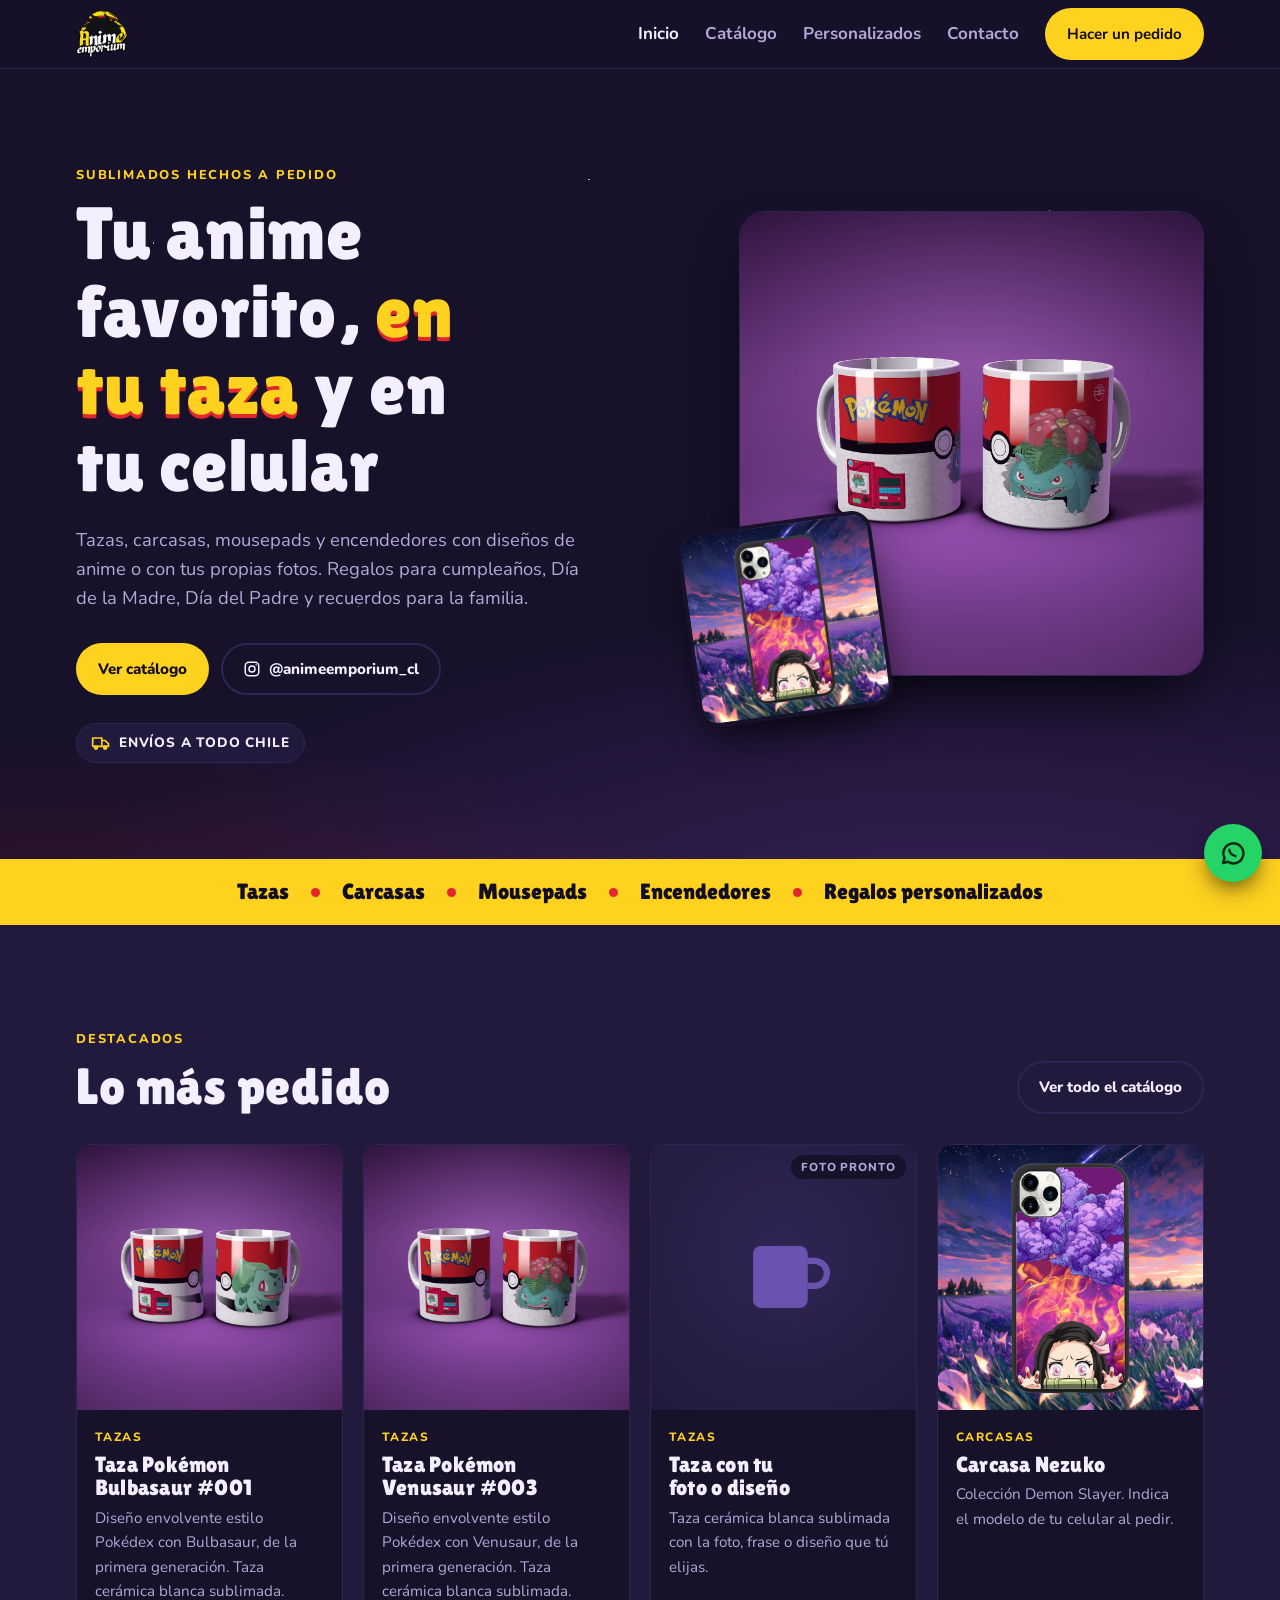
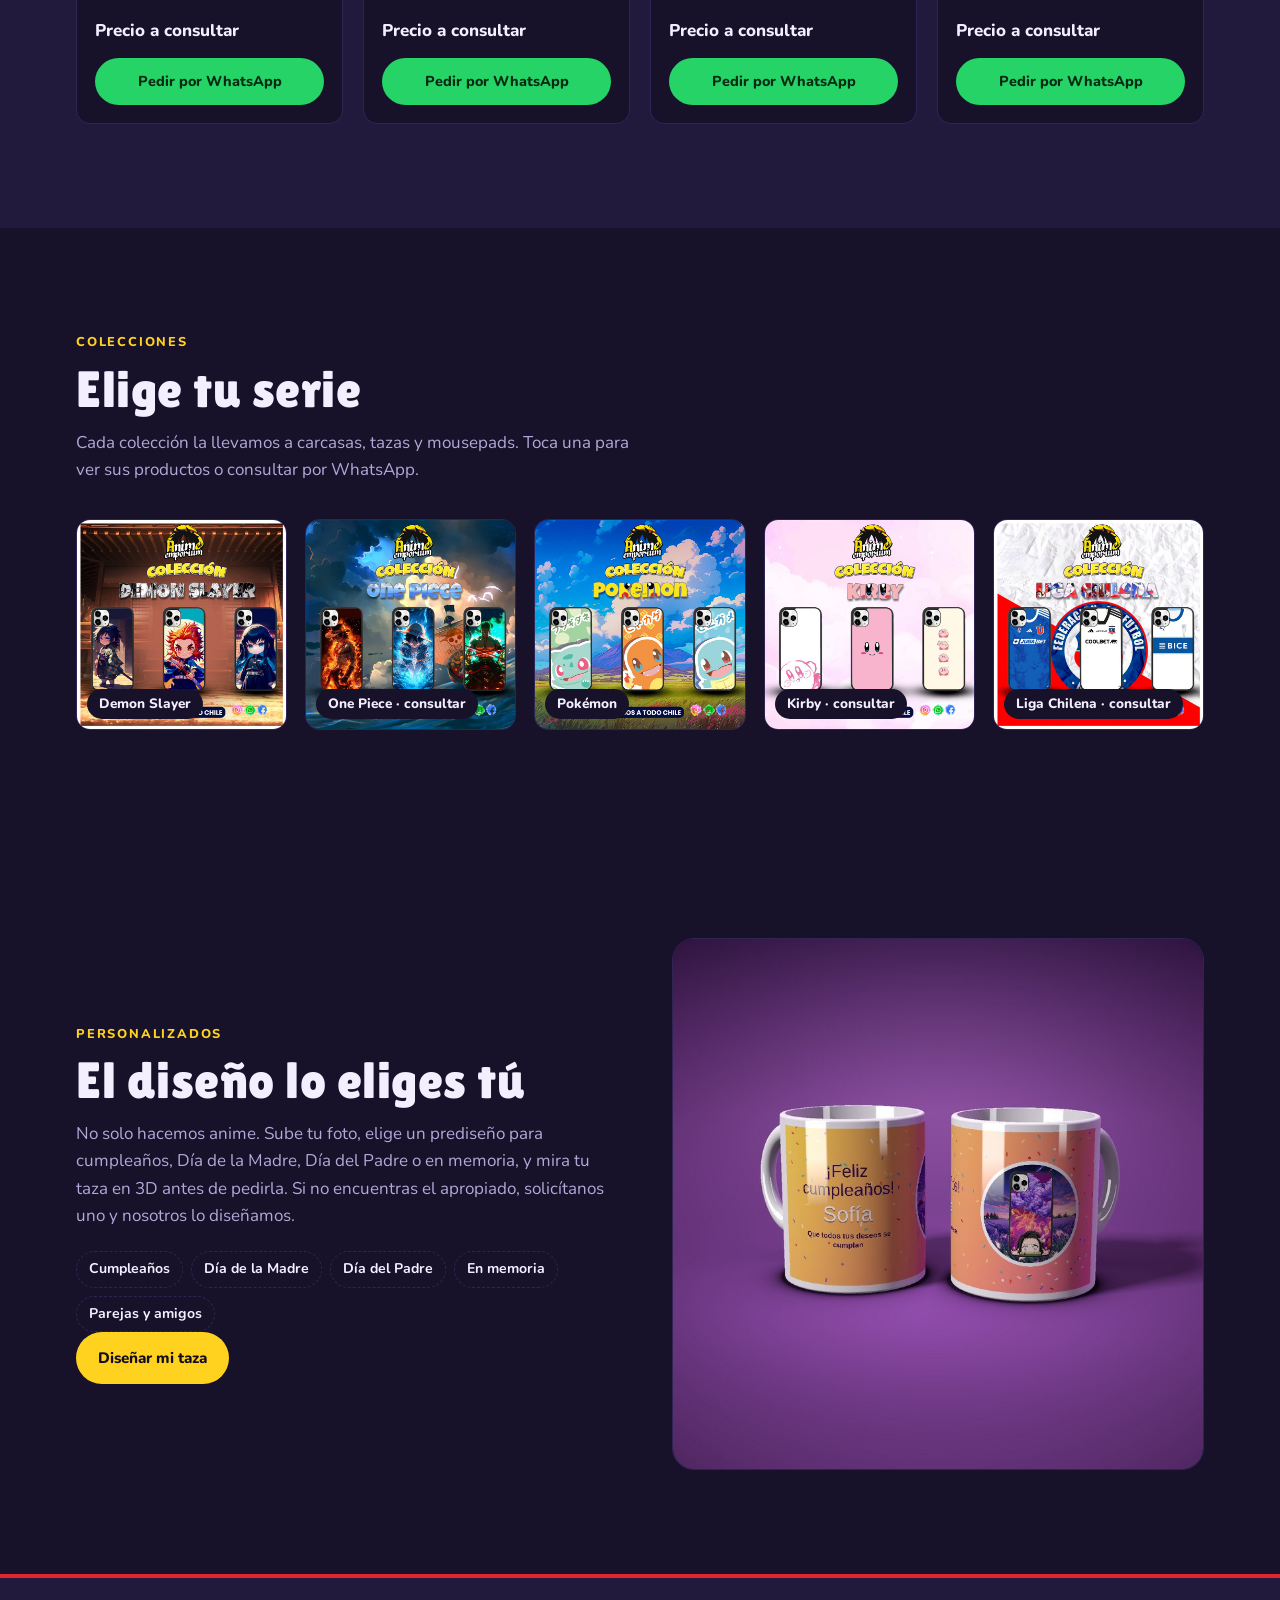
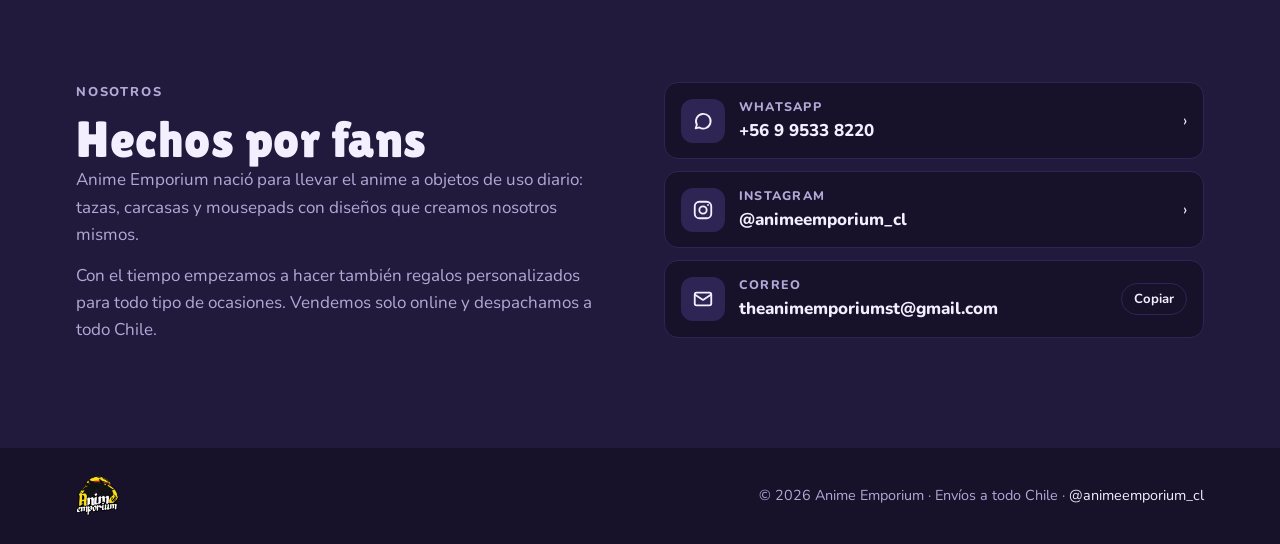
<file: index.html>
<!doctype html>
<html lang="es-CL">
<head>
<meta charset="utf-8">
<meta name="viewport" content="width=device-width, initial-scale=1, viewport-fit=cover">
<title>Anime Emporium</title>
<meta name="claude:viewport-fit-sides" content="cover">
<meta name="description" content="Tazas, carcasas, mousepads y regalos sublimados de anime y personalizados. Pedidos por WhatsApp e Instagram, envíos a todo Chile.">
<meta property="og:title" content="Anime Emporium">
<meta property="og:description" content="Tazas, carcasas, mousepads y regalos sublimados de anime y personalizados. Pedidos por WhatsApp e Instagram, envíos a todo Chile.">
<meta property="og:image" content="assets/img/productos/taza-pokemon-venusaur.jpg">
<link rel="icon" href="assets/img/logo.png">
<link rel="preconnect" href="https://fonts.googleapis.com">
<link rel="preconnect" href="https://fonts.gstatic.com" crossorigin>
<link rel="stylesheet" href="https://fonts.googleapis.com/css2?family=Lilita+One&family=Nunito:wght@400;700;800&display=swap">
<link rel="stylesheet" href="css/estilos.css">
</head>
<body data-pagina="inicio">

<header class="header">
  <div class="envoltura">
    <a class="marca" href="index.html" aria-label="Anime Emporium, inicio">
      <img src="assets/img/logo.png" alt="Anime Emporium" width="300" height="276">
    </a>
    <button id="btn-menu" type="button" aria-expanded="false" aria-controls="nav" aria-label="Abrir menú">
      <svg viewBox="0 0 24 24" fill="none" stroke="currentColor" stroke-width="2.2" stroke-linecap="round"><path d="M4 7h16M4 12h16M4 17h16"/></svg>
    </button>
    <nav id="nav" class="nav" aria-label="Principal">
      <a href="index.html" aria-current="page">Inicio</a>
      <a href="catalogo.html">Catálogo</a>
      <a href="personalizados.html">Personalizados</a>
      <a href="index.html#contacto">Contacto</a>
      <a class="btn btn-pri" data-wsp href="#" target="_blank" rel="noopener">Hacer un pedido</a>
    </nav>
  </div>
</header>

<main>
  <section class="hero" id="inicio">
    <div class="envoltura">
      <div class="hero-texto">
        <p class="eyebrow">Sublimados hechos a pedido</p>
        <h1>Tu anime favorito, <span class="amarillo">en tu taza</span> y en tu celular</h1>
        <p class="hero-lead">Tazas, carcasas, mousepads y encendedores con diseños de anime o con tus propias fotos. Regalos para cumpleaños, Día de la Madre, Día del Padre y recuerdos para la familia.</p>
        <div class="hero-cta">
          <a class="btn btn-pri" href="catalogo.html">Ver catálogo</a>
          <a class="btn btn-sec" data-ig href="#" target="_blank" rel="noopener">
            <svg viewBox="0 0 24 24" fill="none" stroke="currentColor" stroke-width="2"><rect x="3" y="3" width="18" height="18" rx="5"/><circle cx="12" cy="12" r="4"/><circle cx="17.5" cy="6.5" r="1" fill="currentColor" stroke="none"/></svg>
            <span data-ig-texto>@animeemporium_cl</span>
          </a>
        </div>
        <p class="sello">
          <svg viewBox="0 0 24 24" fill="none" stroke="currentColor" stroke-width="2" stroke-linejoin="round"><path d="M2 6h11v10H2zM13 9h4l4 4v3h-8z"/><circle cx="6" cy="17.5" r="1.8" fill="currentColor"/><circle cx="17" cy="17.5" r="1.8" fill="currentColor"/></svg>
          Envíos a todo Chile
        </p>
      </div>
      <div class="hero-visual" aria-hidden="true">
        <img class="hv-taza" src="assets/img/productos/taza-pokemon-venusaur.jpg" alt="" width="800" height="800">
        <img class="hv-carcasa" src="assets/img/productos/carcasa-nezuko.jpg" alt="" width="800" height="800">
      </div>
    </div>
  </section>

  <div class="banda" aria-label="Lo que hacemos">
    <div class="envoltura">
      <span>Tazas</span><i class="punto"></i>
      <span>Carcasas</span><i class="punto"></i>
      <span>Mousepads</span><i class="punto"></i>
      <span>Encendedores</span><i class="punto"></i>
      <span>Regalos personalizados</span>
    </div>
  </div>

  <section class="seccion catalogo" id="destacados">
    <div class="envoltura">
      <div class="cabecera-fila">
        <div>
          <p class="eyebrow">Destacados</p>
          <h2 class="titulo-sec">Lo más pedido</h2>
        </div>
        <a class="btn btn-sec" href="catalogo.html">Ver todo el catálogo</a>
      </div>
      <div class="grid-prod" id="grid-destacados"></div>
    </div>
  </section>

  <section class="seccion" id="colecciones">
    <div class="envoltura">
      <p class="eyebrow">Colecciones</p>
      <h2 class="titulo-sec">Elige tu serie</h2>
      <p class="intro">Cada colección la llevamos a carcasas, tazas y mousepads. Toca una para ver sus productos o consultar por WhatsApp.</p>
      <div class="grid-col" id="grid-colecciones"></div>
    </div>
  </section>

  <section class="seccion teaser" id="personalizados">
    <div class="envoltura">
      <div>
        <p class="eyebrow">Personalizados</p>
        <h2 class="titulo-sec">El diseño lo eliges tú</h2>
        <p class="intro">No solo hacemos anime. Sube tu foto, elige un prediseño para cumpleaños, Día de la Madre, Día del Padre o en memoria, y mira tu taza en 3D antes de pedirla. Si no encuentras el apropiado, solicítanos uno y nosotros lo diseñamos.</p>
        <div class="ocasiones-lista">
          <span>Cumpleaños</span><span>Día de la Madre</span><span>Día del Padre</span><span>En memoria</span><span>Parejas y amigos</span>
        </div>
        <a class="btn btn-pri" href="personalizados.html">Diseñar mi taza</a>
      </div>
      <img src="assets/img/taza/ejemplo.jpg" alt="Taza personalizada de cumpleaños con foto" width="800" height="800" loading="lazy">
    </div>
  </section>

  <section class="seccion contacto" id="contacto">
    <div class="envoltura">
      <div class="texto">
        <p class="eyebrow">Nosotros</p>
        <h2 class="titulo-sec">Hechos por fans</h2>
        <p>Anime Emporium nació para llevar el anime a objetos de uso diario: tazas, carcasas y mousepads con diseños que creamos nosotros mismos.</p>
        <p>Con el tiempo empezamos a hacer también regalos personalizados para todo tipo de ocasiones. Vendemos solo online y despachamos a todo Chile.</p>
      </div>
      <div class="canales">
        <a class="canal" data-wsp href="#" target="_blank" rel="noopener">
          <span class="canal-ico"><svg viewBox="0 0 24 24" fill="none" stroke="currentColor" stroke-width="2" stroke-linejoin="round"><path d="M4 20l1.3-3.9A8 8 0 1 1 8 19z"/></svg></span>
          <span><small>WhatsApp</small><strong data-fono></strong></span>
          <span aria-hidden="true">›</span>
        </a>
        <a class="canal" data-ig href="#" target="_blank" rel="noopener">
          <span class="canal-ico"><svg viewBox="0 0 24 24" fill="none" stroke="currentColor" stroke-width="2"><rect x="3" y="3" width="18" height="18" rx="5"/><circle cx="12" cy="12" r="4"/><circle cx="17.5" cy="6.5" r="1" fill="currentColor" stroke="none"/></svg></span>
          <span><small>Instagram</small><strong data-ig-texto>@animeemporium_cl</strong></span>
          <span aria-hidden="true">›</span>
        </a>
        <div class="canal">
          <span class="canal-ico"><svg viewBox="0 0 24 24" fill="none" stroke="currentColor" stroke-width="2" stroke-linejoin="round"><rect x="3" y="5" width="18" height="14" rx="2"/><path d="M3 7l9 6 9-6"/></svg></span>
          <span><small>Correo</small><strong data-correo></strong></span>
          <button class="mini" id="copiar-correo" type="button">Copiar</button>
        </div>
      </div>
    </div>
  </section>
</main>

<footer>
  <div class="envoltura">
    <img src="assets/img/logo.png" alt="Anime Emporium" width="300" height="276">
    <p>© <span id="anio"></span> Anime Emporium · Envíos a todo Chile · <a data-ig href="#" target="_blank" rel="noopener" data-ig-texto>@animeemporium_cl</a></p>
  </div>
</footer>

<a class="flotante" data-wsp href="#" target="_blank" rel="noopener" aria-label="Escríbenos por WhatsApp">
  <svg viewBox="0 0 24 24" fill="none" stroke="currentColor" stroke-width="2" stroke-linejoin="round"><path d="M4 20l1.3-3.9A8 8 0 1 1 8 19z"/><path d="M9 9.5c.3 2 2.3 4.2 5 5" stroke-linecap="round"/></svg>
</a>

<script src="js/config.js"></script>
<script src="js/app.js"></script>
</body>
</html>
</file>
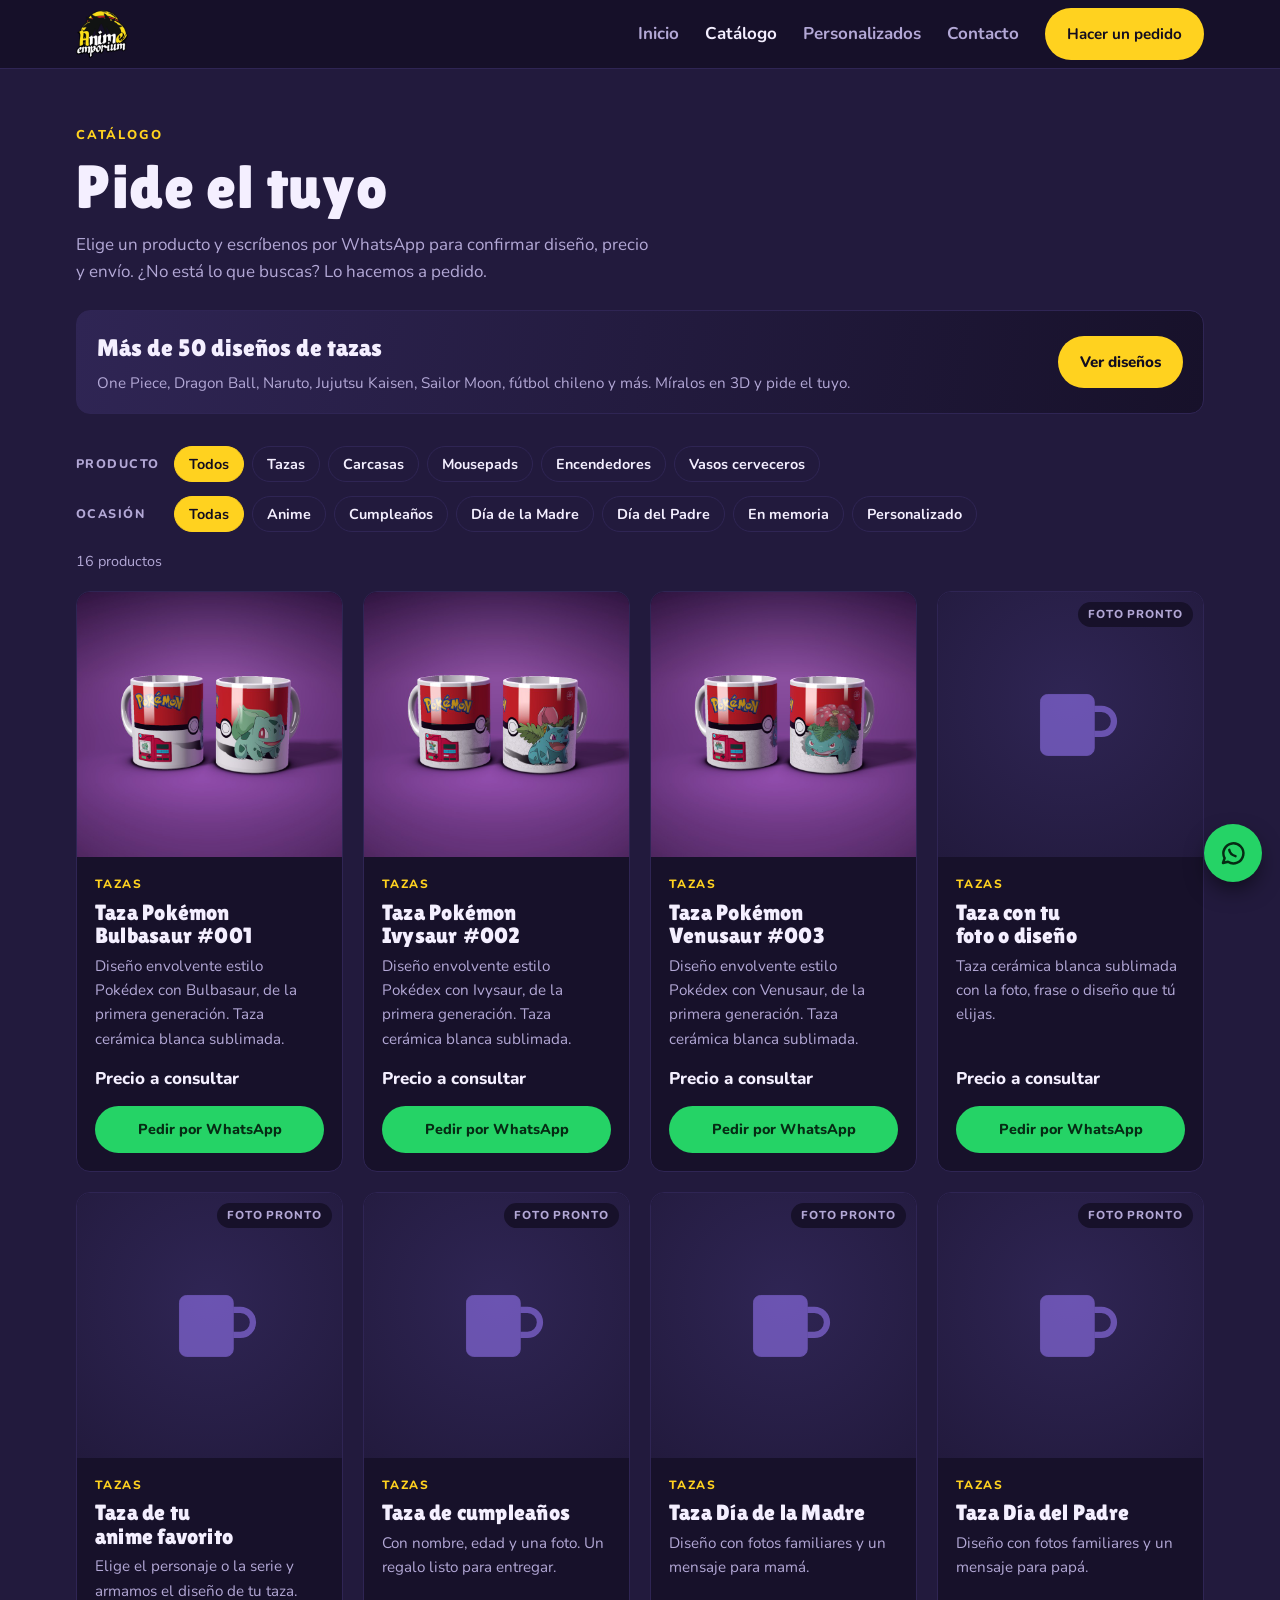
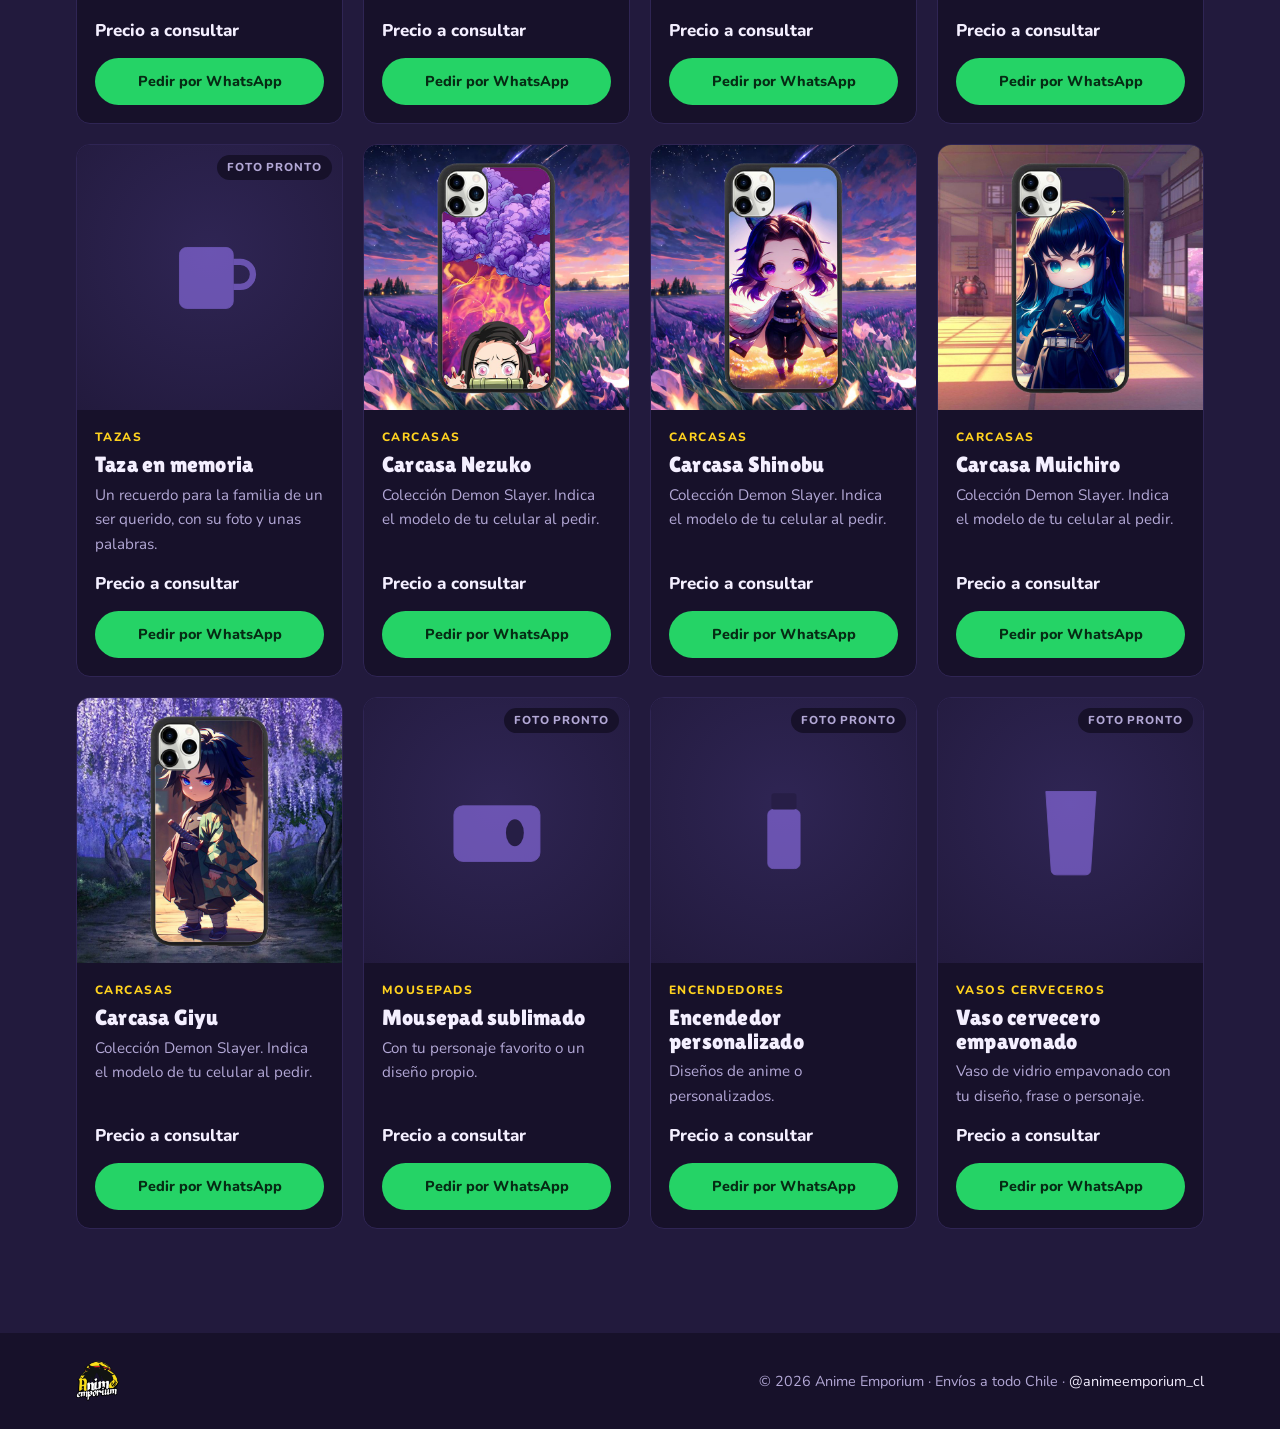
<file: catalogo.html>
<!doctype html>
<html lang="es-CL">
<head>
<meta charset="utf-8">
<meta name="viewport" content="width=device-width, initial-scale=1, viewport-fit=cover">
<title>Catálogo · Anime Emporium</title>
<meta name="claude:viewport-fit-sides" content="cover">
<meta name="description" content="Catálogo de tazas, carcasas, mousepads y encendedores sublimados. Pide por WhatsApp, envíos a todo Chile.">
<meta property="og:title" content="Catálogo · Anime Emporium">
<meta property="og:description" content="Catálogo de tazas, carcasas, mousepads y encendedores sublimados. Pide por WhatsApp, envíos a todo Chile.">
<meta property="og:image" content="assets/img/productos/taza-pokemon-venusaur.jpg">
<link rel="icon" href="assets/img/logo.png">
<link rel="preconnect" href="https://fonts.googleapis.com">
<link rel="preconnect" href="https://fonts.gstatic.com" crossorigin>
<link rel="stylesheet" href="https://fonts.googleapis.com/css2?family=Lilita+One&family=Nunito:wght@400;700;800&display=swap">
<link rel="stylesheet" href="css/estilos.css">
</head>
<body data-pagina="catalogo">

<header class="header">
  <div class="envoltura">
    <a class="marca" href="index.html" aria-label="Anime Emporium, inicio">
      <img src="assets/img/logo.png" alt="Anime Emporium" width="300" height="276">
    </a>
    <button id="btn-menu" type="button" aria-expanded="false" aria-controls="nav" aria-label="Abrir menú">
      <svg viewBox="0 0 24 24" fill="none" stroke="currentColor" stroke-width="2.2" stroke-linecap="round"><path d="M4 7h16M4 12h16M4 17h16"/></svg>
    </button>
    <nav id="nav" class="nav" aria-label="Principal">
      <a href="index.html">Inicio</a>
      <a href="catalogo.html" aria-current="page">Catálogo</a>
      <a href="personalizados.html">Personalizados</a>
      <a href="index.html#contacto">Contacto</a>
      <a class="btn btn-pri" data-wsp href="#" target="_blank" rel="noopener">Hacer un pedido</a>
    </nav>
  </div>
</header>

<main>
  <section class="seccion catalogo pag">
    <div class="envoltura">
      <p class="eyebrow">Catálogo</p>
      <h1 class="titulo-pag">Pide el tuyo</h1>
      <p class="intro">Elige un producto y escríbenos por WhatsApp para confirmar diseño, precio y envío. ¿No está lo que buscas? Lo hacemos a pedido.</p>

      <a class="banda-disenos" href="personalizados.html?categoria=Todos">
        <strong>Más de 50 diseños de tazas</strong>
        <span>One Piece, Dragon Ball, Naruto, Jujutsu Kaisen, Sailor Moon, fútbol chileno y más. Míralos en 3D y pide el tuyo.</span>
        <span class="btn btn-pri">Ver diseños</span>
      </a>

      <div class="aviso" id="aviso-coleccion" hidden>
        <span>Mostrando <strong></strong></span>
        <button type="button" class="mini" id="quitar-coleccion">Ver todo</button>
      </div>

      <div class="filtros">
        <div class="filtro">
          <span class="filtro-label" id="lbl-cat">Producto</span>
          <div class="chips" id="filtro-categoria" role="group" aria-labelledby="lbl-cat"></div>
        </div>
        <div class="filtro">
          <span class="filtro-label" id="lbl-oca">Ocasión</span>
          <div class="chips" id="filtro-ocasion" role="group" aria-labelledby="lbl-oca"></div>
        </div>
      </div>
      <p id="conteo" aria-live="polite"></p>
      <div class="grid-prod" id="grid-productos"></div>
    </div>
  </section>
</main>

<footer>
  <div class="envoltura">
    <img src="assets/img/logo.png" alt="Anime Emporium" width="300" height="276">
    <p>© <span id="anio"></span> Anime Emporium · Envíos a todo Chile · <a data-ig href="#" target="_blank" rel="noopener" data-ig-texto>@animeemporium_cl</a></p>
  </div>
</footer>

<a class="flotante" data-wsp href="#" target="_blank" rel="noopener" aria-label="Escríbenos por WhatsApp">
  <svg viewBox="0 0 24 24" fill="none" stroke="currentColor" stroke-width="2" stroke-linejoin="round"><path d="M4 20l1.3-3.9A8 8 0 1 1 8 19z"/><path d="M9 9.5c.3 2 2.3 4.2 5 5" stroke-linecap="round"/></svg>
</a>

<script src="js/config.js"></script>
<script src="js/app.js"></script>
</body>
</html>
</file>
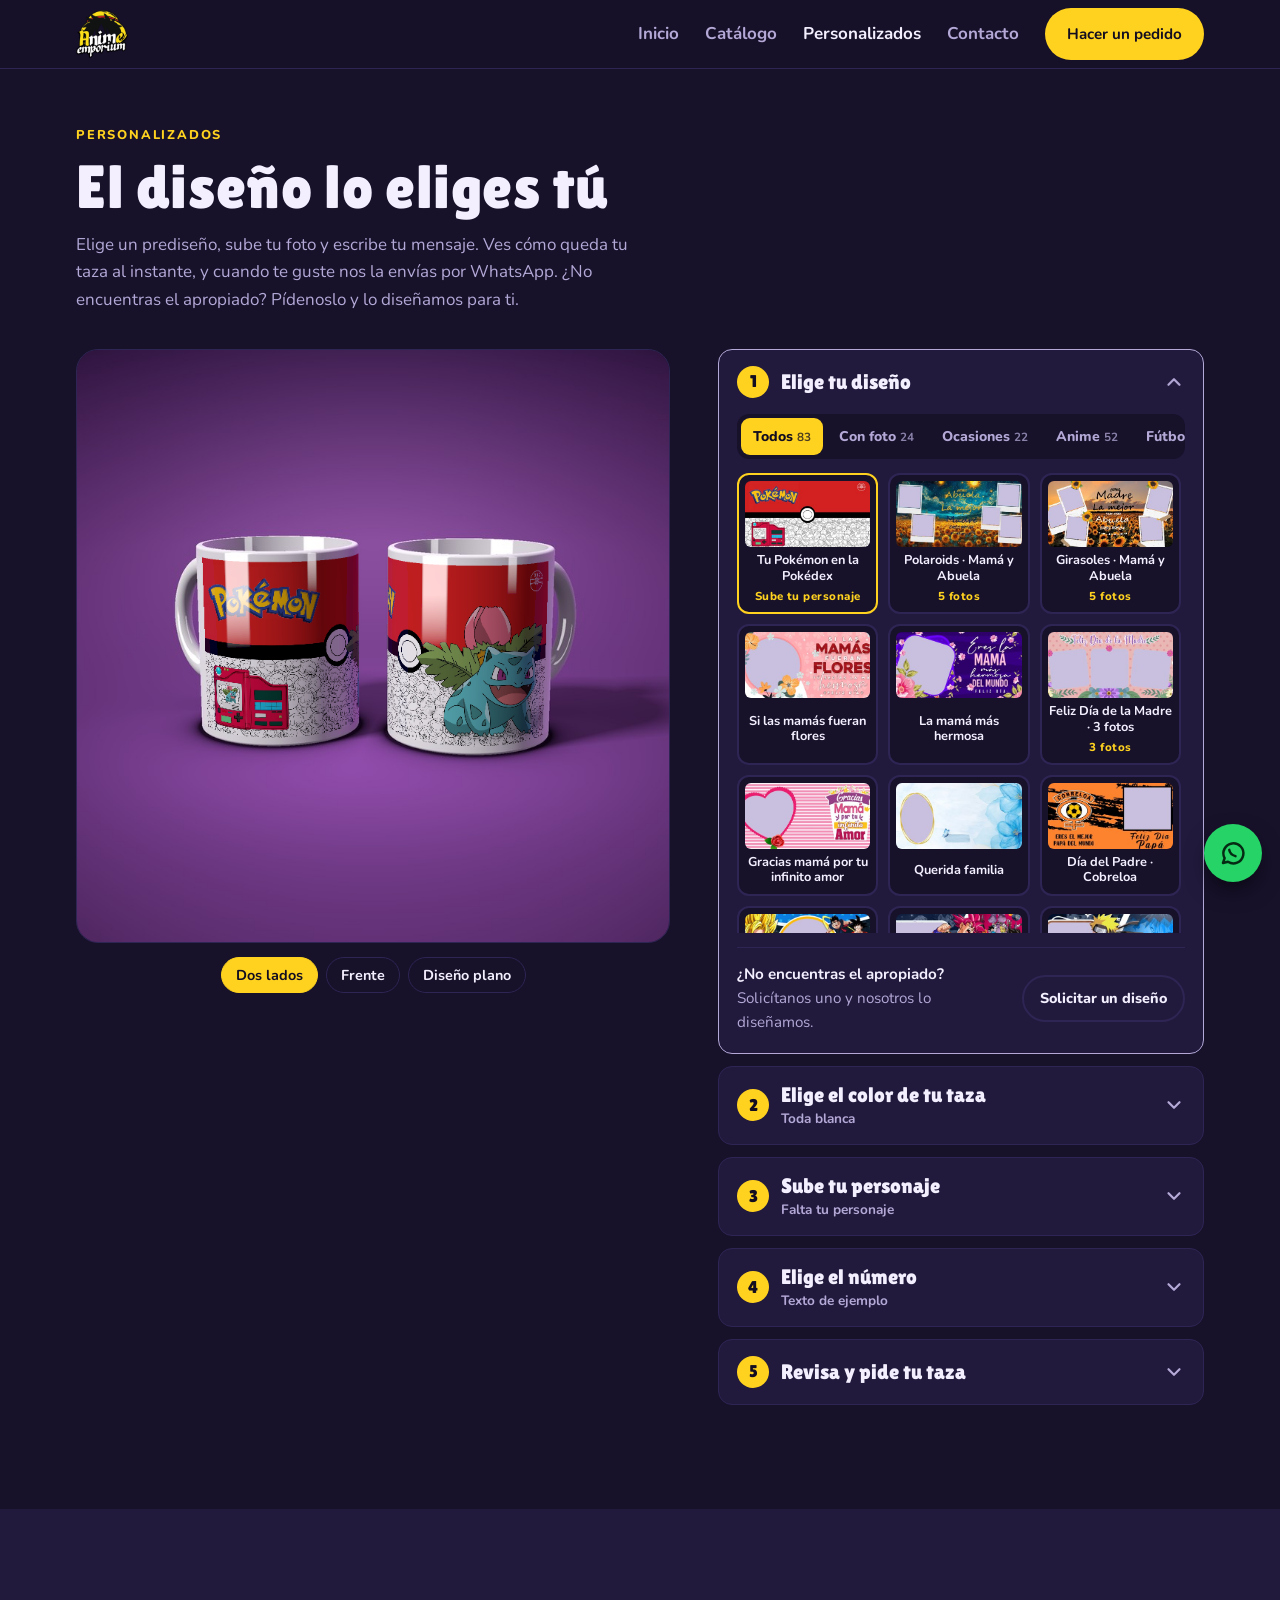
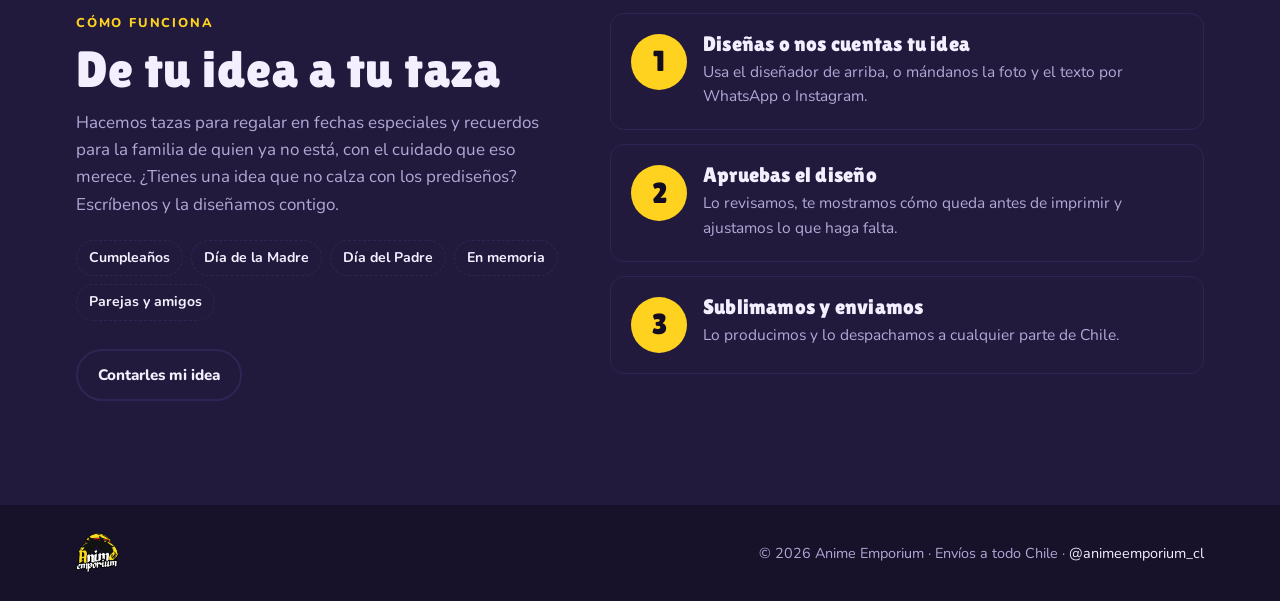
<file: personalizados.html>
<!doctype html>
<html lang="es-CL">
<head>
<meta charset="utf-8">
<meta name="viewport" content="width=device-width, initial-scale=1, viewport-fit=cover">
<title>Diseña tu taza · Anime Emporium</title>
<meta name="claude:viewport-fit-sides" content="cover">
<meta name="description" content="Diseña tu taza personalizada: sube tu foto, elige un prediseño para cumpleaños, Día de la Madre, Día del Padre o en memoria, y mírala en 3D al instante.">
<meta property="og:title" content="Diseña tu taza · Anime Emporium">
<meta property="og:description" content="Sube tu foto, elige un prediseño y mira tu taza en 3D al instante.">
<meta property="og:image" content="assets/img/productos/taza-pokemon-venusaur.jpg">
<link rel="icon" href="assets/img/logo.png">
<link rel="preconnect" href="https://fonts.googleapis.com">
<link rel="preconnect" href="https://fonts.gstatic.com" crossorigin>
<link rel="stylesheet" href="https://fonts.googleapis.com/css2?family=Lilita+One&family=Nunito:wght@400;700;800&family=Dancing+Script:wght@700&family=Kalam&family=Damion&family=Cormorant+Garamond:ital,wght@0,600;0,700;1,600&display=swap">
<link rel="stylesheet" href="css/estilos.css">
</head>
<body data-pagina="personalizados">

<header class="header">
  <div class="envoltura">
    <a class="marca" href="index.html" aria-label="Anime Emporium, inicio">
      <img src="assets/img/logo.png" alt="Anime Emporium" width="300" height="276">
    </a>
    <button id="btn-menu" type="button" aria-expanded="false" aria-controls="nav" aria-label="Abrir menú">
      <svg viewBox="0 0 24 24" fill="none" stroke="currentColor" stroke-width="2.2" stroke-linecap="round"><path d="M4 7h16M4 12h16M4 17h16"/></svg>
    </button>
    <nav id="nav" class="nav" aria-label="Principal">
      <a href="index.html">Inicio</a>
      <a href="catalogo.html">Catálogo</a>
      <a href="personalizados.html" aria-current="page">Personalizados</a>
      <a href="index.html#contacto">Contacto</a>
      <a class="btn btn-pri" data-wsp href="#" target="_blank" rel="noopener">Hacer un pedido</a>
    </nav>
  </div>
</header>

<main>
  <section class="seccion pag">
    <div class="envoltura">
      <p class="eyebrow">Personalizados</p>
      <h1 class="titulo-pag">El diseño lo eliges tú</h1>
      <p class="intro">Elige un prediseño, sube tu foto y escribe tu mensaje. Ves cómo queda tu taza al instante, y cuando te guste nos la envías por WhatsApp. ¿No encuentras el apropiado? Pídenoslo y lo diseñamos para ti.</p>

      <div class="disenador">
        <div class="dis-vista">
          <div class="dis-lienzo">
            <canvas id="vista-taza" width="800" height="800" aria-label="Vista previa de tu taza"></canvas>
            <canvas id="vista-plano" width="1000" height="550" aria-label="Diseño plano para imprimir" hidden></canvas>
          </div>
          <div class="dis-toggle" role="group" aria-label="Tipo de vista">
            <button type="button" class="chip" data-vista="lados" aria-pressed="true">Dos lados</button>
            <button type="button" class="chip" data-vista="frente" aria-pressed="false">Frente</button>
            <button type="button" class="chip" data-vista="plano" aria-pressed="false">Diseño plano</button>
          </div>
          <p class="dis-nota" id="error-mapa" hidden>No pudimos cargar la vista 3D. Revisa el diseño plano o recarga la página.</p>
        </div>

        <div class="dis-controles acordeon" id="acordeon">
          <section class="paso" data-paso="diseno">
            <button type="button" class="paso-cab" aria-expanded="true" aria-controls="cuerpo-diseno">
              <span class="paso-n">1</span>
              <span class="paso-tit">Elige tu diseño<small class="paso-resumen" id="resumen-diseno"></small></span>
              <svg class="paso-flecha" viewBox="0 0 24 24" aria-hidden="true"><path d="M6 9l6 6 6-6" fill="none" stroke="currentColor" stroke-width="2.4" stroke-linecap="round" stroke-linejoin="round"/></svg>
            </button>
            <div class="paso-cuerpo" id="cuerpo-diseno">
              <div class="grupos" id="grupos" role="tablist" aria-label="Tipo de diseño"></div>
              <div class="chips subcategorias" id="subcategorias" role="group" aria-label="Categoría" hidden></div>
              <div class="plantillas" id="plantillas"></div>
              <p class="dis-nota" id="aviso-completo" hidden>Usa esta opción si ya tienes tu diseño listo. Recomendamos una imagen horizontal de 2000 × 1100 px.</p>
              <div class="pedir-diseno">
                <p><strong>¿No encuentras el apropiado?</strong> Solicítanos uno y nosotros lo diseñamos.</p>
                <a class="btn btn-sec" data-wsp="Hola Anime Emporium, no encontré el prediseño que buscaba. Quiero que me diseñen una taza para: " href="#" target="_blank" rel="noopener">Solicitar un diseño</a>
              </div>
            </div>
          </section>

          <section class="paso" data-paso="color">
            <button type="button" class="paso-cab" aria-expanded="false" aria-controls="cuerpo-color">
              <span class="paso-n">2</span>
              <span class="paso-tit">Elige el color de tu taza<small class="paso-resumen" id="resumen-color"></small></span>
              <svg class="paso-flecha" viewBox="0 0 24 24" aria-hidden="true"><path d="M6 9l6 6 6-6" fill="none" stroke="currentColor" stroke-width="2.4" stroke-linecap="round" stroke-linejoin="round"/></svg>
            </button>
            <div class="paso-cuerpo" id="cuerpo-color" hidden>
              <p class="dis-nota">Color del asa y del interior. El exterior siempre es blanco, porque ahí va el diseño.</p>
              <div class="colores" id="colores" role="radiogroup" aria-label="Color del asa y del interior"></div>
              <button type="button" class="btn btn-pri seguir" data-seguir>Continuar</button>
            </div>
          </section>

          <section class="paso" data-paso="fotos">
            <button type="button" class="paso-cab" aria-expanded="false" aria-controls="cuerpo-fotos">
              <span class="paso-n">3</span>
              <span class="paso-tit"><span id="titulo-fotos">Sube tus fotos</span><small class="paso-resumen" id="resumen-fotos"></small></span>
              <svg class="paso-flecha" viewBox="0 0 24 24" aria-hidden="true"><path d="M6 9l6 6 6-6" fill="none" stroke="currentColor" stroke-width="2.4" stroke-linecap="round" stroke-linejoin="round"/></svg>
            </button>
            <div class="paso-cuerpo" id="cuerpo-fotos" hidden>
              <div class="guia-personaje" id="guia-personaje" hidden>
                <p>Sube una imagen de tu personaje con <strong>fondo blanco o de un solo color</strong>, o un PNG sin fondo. Así lo recortamos solo.</p>
                <div class="guia-ejemplos">
                  <figure class="bien"><img class="guia-bien" alt="Ejemplo correcto: personaje con fondo blanco" width="260" height="246"><figcaption>Así sí: fondo liso</figcaption></figure>
                  <figure class="mal"><img class="guia-mal" alt="Ejemplo incorrecto: personaje sobre un paisaje" width="260" height="246"><figcaption>Así no: con paisaje</figcaption></figure>
                </div>
              </div>
              <div class="chips selector-fotos" id="selector-fotos" role="group" aria-label="Foto que estás editando" hidden></div>
              <label class="zona-foto" id="zona-foto" for="foto">
                <svg viewBox="0 0 24 24" fill="none" stroke="currentColor" stroke-width="2" stroke-linecap="round" stroke-linejoin="round" aria-hidden="true"><path d="M4 16l4-4 4 4 3-3 5 5"/><rect x="3" y="4" width="18" height="16" rx="2"/><circle cx="9" cy="9" r="1.6"/></svg>
                <span id="texto-zona"><strong>Elige una foto</strong> o arrástrala aquí</span>
                <small id="nombre-foto">JPG o PNG. Tu foto no sale de tu dispositivo hasta que tú nos la envíes.</small>
              </label>
              <input type="file" id="foto" accept="image/*" class="oculto">
              <div class="ajustes" id="ajuste-fondo" hidden>
                <label class="check" for="quitar-fondo"><input type="checkbox" id="quitar-fondo" checked> Quitar el fondo automáticamente</label>
                <label for="tolerancia">Sensibilidad <input type="range" id="tolerancia" min="10" max="120" step="1" value="48"></label>
                <small class="dis-nota" id="nota-fondo"></small>
              </div>
              <div class="ajustes" id="ajustes-foto" hidden>
                <label for="zoom">Tamaño <input type="range" id="zoom" min="1" max="3" step="0.01" value="1"></label>
                <label for="pos-x">Mover a los lados <input type="range" id="pos-x" min="0" max="1" step="0.01" value="0.5"></label>
                <label for="pos-y">Mover arriba o abajo <input type="range" id="pos-y" min="0" max="1" step="0.01" value="0.5"></label>
              </div>
              <button type="button" class="btn btn-pri seguir" data-seguir>Continuar</button>
            </div>
          </section>

          <section class="paso" data-paso="texto">
            <button type="button" class="paso-cab" aria-expanded="false" aria-controls="cuerpo-texto">
              <span class="paso-n">4</span>
              <span class="paso-tit"><span id="titulo-texto">Escribe tu mensaje</span><small class="paso-resumen" id="resumen-texto"></small></span>
              <svg class="paso-flecha" viewBox="0 0 24 24" aria-hidden="true"><path d="M6 9l6 6 6-6" fill="none" stroke="currentColor" stroke-width="2.4" stroke-linecap="round" stroke-linejoin="round"/></svg>
            </button>
            <div class="paso-cuerpo" id="cuerpo-texto" hidden>
              <div class="campos-texto" id="campos-texto"></div>
              <button type="button" class="btn btn-pri seguir" data-seguir>Continuar</button>
            </div>
          </section>

          <section class="paso" data-paso="pedir">
            <button type="button" class="paso-cab" aria-expanded="false" aria-controls="cuerpo-pedir">
              <span class="paso-n">5</span>
              <span class="paso-tit">Revisa y pide tu taza</span>
              <svg class="paso-flecha" viewBox="0 0 24 24" aria-hidden="true"><path d="M6 9l6 6 6-6" fill="none" stroke="currentColor" stroke-width="2.4" stroke-linecap="round" stroke-linejoin="round"/></svg>
            </button>
            <div class="paso-cuerpo" id="cuerpo-pedir" hidden>
              <p class="aviso-listo" id="aviso-listo" hidden>Este es un <strong>diseño listo</strong>: no necesitas subir nada. Pídelo tal cual o escríbenos si quieres agregarle un nombre.</p>
              <dl class="resumen-pedido" id="resumen-pedido"></dl>
              <div class="dis-acciones">
                <button type="button" class="btn btn-wsp" id="btn-pedir">Pedir esta taza por WhatsApp</button>
                <button type="button" class="btn btn-sec" id="btn-descargar">Descargar diseño</button>
                <p class="dis-nota" id="estado-accion" aria-live="polite">Te confirmamos el diseño final y el precio por WhatsApp antes de imprimir.</p>
              </div>
            </div>
          </section>
        </div>
      </div>
    </div>
  </section>

  <section class="seccion perso catalogo">
    <div class="envoltura">
      <div>
        <p class="eyebrow">Cómo funciona</p>
        <h2 class="titulo-sec">De tu idea a tu taza</h2>
        <p class="intro">Hacemos tazas para regalar en fechas especiales y recuerdos para la familia de quien ya no está, con el cuidado que eso merece. ¿Tienes una idea que no calza con los prediseños? Escríbenos y la diseñamos contigo.</p>
        <div class="ocasiones-lista">
          <span>Cumpleaños</span><span>Día de la Madre</span><span>Día del Padre</span><span>En memoria</span><span>Parejas y amigos</span>
        </div>
        <a class="btn btn-sec" data-wsp="Hola Anime Emporium, tengo una idea para una taza personalizada" href="#" target="_blank" rel="noopener">Contarles mi idea</a>
      </div>
      <ol class="pasos">
        <li><div><h3>Diseñas o nos cuentas tu idea</h3><p>Usa el diseñador de arriba, o mándanos la foto y el texto por WhatsApp o Instagram.</p></div></li>
        <li><div><h3>Apruebas el diseño</h3><p>Lo revisamos, te mostramos cómo queda antes de imprimir y ajustamos lo que haga falta.</p></div></li>
        <li><div><h3>Sublimamos y enviamos</h3><p>Lo producimos y lo despachamos a cualquier parte de Chile.</p></div></li>
      </ol>
    </div>
  </section>
</main>

<footer>
  <div class="envoltura">
    <img src="assets/img/logo.png" alt="Anime Emporium" width="300" height="276">
    <p>© <span id="anio"></span> Anime Emporium · Envíos a todo Chile · <a data-ig href="#" target="_blank" rel="noopener" data-ig-texto>@animeemporium_cl</a></p>
  </div>
</footer>

<a class="flotante" data-wsp href="#" target="_blank" rel="noopener" aria-label="Escríbenos por WhatsApp">
  <svg viewBox="0 0 24 24" fill="none" stroke="currentColor" stroke-width="2" stroke-linejoin="round"><path d="M4 20l1.3-3.9A8 8 0 1 1 8 19z"/><path d="M9 9.5c.3 2 2.3 4.2 5 5" stroke-linecap="round"/></svg>
</a>

<script src="js/config.js"></script>
<script src="js/app.js"></script>
<script src="js/disenador.js"></script>
</body>
</html>
</file>
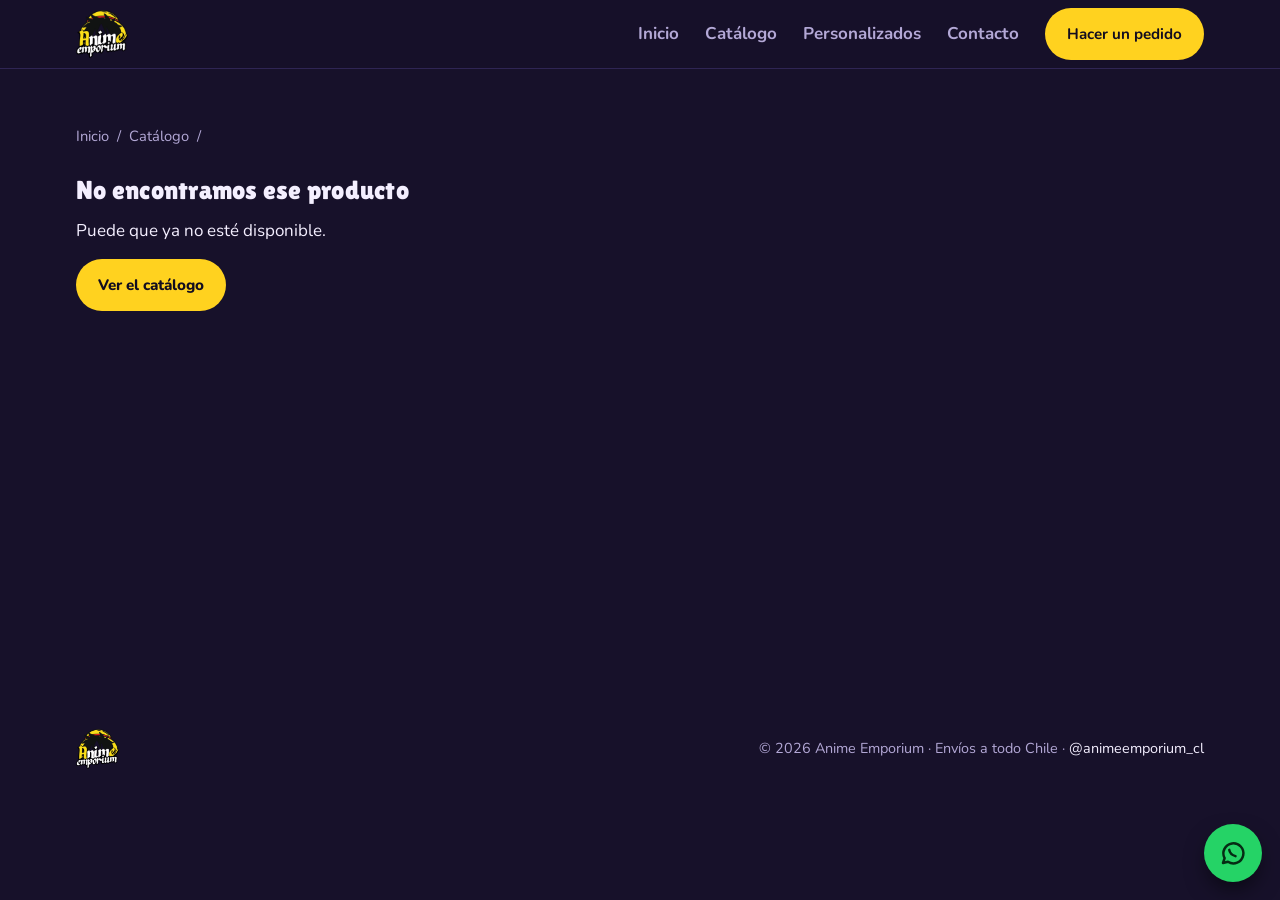
<file: producto.html>
<!doctype html>
<html lang="es-CL">
<head>
<meta charset="utf-8">
<meta name="viewport" content="width=device-width, initial-scale=1, viewport-fit=cover">
<title>Producto · Anime Emporium</title>
<meta name="claude:viewport-fit-sides" content="cover">
<meta name="description" content="Productos sublimados de Anime Emporium. Pide por WhatsApp, envíos a todo Chile.">
<meta property="og:title" content="Producto · Anime Emporium">
<meta property="og:description" content="Productos sublimados de Anime Emporium. Pide por WhatsApp, envíos a todo Chile.">
<meta property="og:image" content="assets/img/productos/taza-pokemon-venusaur.jpg">
<link rel="icon" href="assets/img/logo.png">
<link rel="preconnect" href="https://fonts.googleapis.com">
<link rel="preconnect" href="https://fonts.gstatic.com" crossorigin>
<link rel="stylesheet" href="https://fonts.googleapis.com/css2?family=Lilita+One&family=Nunito:wght@400;700;800&display=swap">
<link rel="stylesheet" href="css/estilos.css">
</head>
<body data-pagina="producto">

<header class="header">
  <div class="envoltura">
    <a class="marca" href="index.html" aria-label="Anime Emporium, inicio">
      <img src="assets/img/logo.png" alt="Anime Emporium" width="300" height="276">
    </a>
    <button id="btn-menu" type="button" aria-expanded="false" aria-controls="nav" aria-label="Abrir menú">
      <svg viewBox="0 0 24 24" fill="none" stroke="currentColor" stroke-width="2.2" stroke-linecap="round"><path d="M4 7h16M4 12h16M4 17h16"/></svg>
    </button>
    <nav id="nav" class="nav" aria-label="Principal">
      <a href="index.html">Inicio</a>
      <a href="catalogo.html">Catálogo</a>
      <a href="personalizados.html">Personalizados</a>
      <a href="index.html#contacto">Contacto</a>
      <a class="btn btn-pri" data-wsp href="#" target="_blank" rel="noopener">Hacer un pedido</a>
    </nav>
  </div>
</header>

<main>
  <section class="seccion pag">
    <div class="envoltura">
      <nav class="migas" aria-label="Ruta">
        <a href="index.html">Inicio</a><span aria-hidden="true">/</span>
        <a href="catalogo.html">Catálogo</a><span aria-hidden="true">/</span>
        <span id="migas-actual" aria-current="page"></span>
      </nav>
      <div class="ficha" id="ficha"></div>
    </div>
  </section>

  <section class="seccion catalogo" id="relacionados" hidden>
    <div class="envoltura">
      <p class="eyebrow">También te puede gustar</p>
      <h2 class="titulo-sec">Más diseños</h2>
      <div class="grid-prod" id="grid-relacionados"></div>
    </div>
  </section>
</main>

<footer>
  <div class="envoltura">
    <img src="assets/img/logo.png" alt="Anime Emporium" width="300" height="276">
    <p>© <span id="anio"></span> Anime Emporium · Envíos a todo Chile · <a data-ig href="#" target="_blank" rel="noopener" data-ig-texto>@animeemporium_cl</a></p>
  </div>
</footer>

<a class="flotante" data-wsp href="#" target="_blank" rel="noopener" aria-label="Escríbenos por WhatsApp">
  <svg viewBox="0 0 24 24" fill="none" stroke="currentColor" stroke-width="2" stroke-linejoin="round"><path d="M4 20l1.3-3.9A8 8 0 1 1 8 19z"/><path d="M9 9.5c.3 2 2.3 4.2 5 5" stroke-linecap="round"/></svg>
</a>

<script src="js/config.js"></script>
<script src="js/app.js"></script>
</body>
</html>
</file>
<file: css/estilos.css>
/* Layout: cielo nocturno de las publicaciones de IG + amarillo/rojo del logo.
   Hero en dos columnas con una taza y una carcasa, luego destacados, colecciones, personalizados y contacto. */
:root {
  --noche: #17112a;        /* fondo */
  --noche-2: #221a3d;      /* paneles */
  --noche-3: #2f2554;      /* bordes / chips */
  --texto: #f4efff;
  --suave: #b3a8d6;
  --amarillo: #ffd21f;     /* logo */
  --amarillo-osc: #d9a900;
  --rojo: #e3262e;         /* cinta del sombrero */
  --lila: #9d7bff;
  --wsp: #25d366;
  --tinta: #120d20;        /* texto sobre amarillo */

  --f-display: "Lilita One", "Arial Rounded MT Bold", "Trebuchet MS", sans-serif;
  --f-texto: "Nunito", "Segoe UI", system-ui, sans-serif;

  --radio: 14px;
  --ancho: 1160px;
  color-scheme: dark;
}

* { box-sizing: border-box; }
html { scroll-behavior: smooth; scroll-padding-top: 84px; }
body {
  margin: 0;
  background: var(--noche);
  color: var(--texto);
  font-family: var(--f-texto);
  font-size: 1.0625rem;
  line-height: 1.6;
  -webkit-font-smoothing: antialiased;
}
img { max-width: 100%; height: auto; display: block; }
[hidden] { display: none !important; }
a { color: inherit; }
h1, h2, h3 { font-family: var(--f-display); font-weight: 400; line-height: 1.05; margin: 0; text-wrap: balance; letter-spacing: .01em; }
p { margin: 0; }

.envoltura {
  max-width: var(--ancho);
  margin: 0 auto;
  padding-left: max(16px, env(safe-area-inset-left, 0px));
  padding-right: max(16px, env(safe-area-inset-right, 0px));
}
.seccion { padding-block: clamp(56px, 9vw, 104px); }
.eyebrow {
  font-weight: 800; font-size: .8rem; letter-spacing: .14em; text-transform: uppercase;
  color: var(--amarillo); margin-bottom: 10px;
}
.titulo-sec { font-size: clamp(2.1rem, 5vw, 3.2rem); }
.intro { color: var(--suave); max-width: 58ch; margin-top: 12px; }

/* Botones */
.btn {
  display: inline-flex; align-items: center; justify-content: center; gap: 8px;
  font-family: var(--f-texto); font-weight: 800; font-size: .95rem;
  padding: 12px 20px; border-radius: 999px; text-decoration: none; border: 2px solid transparent;
  cursor: pointer; transition: transform .15s ease, background-color .15s ease;
}
.btn:hover { transform: translateY(-2px); }
.btn:focus-visible, .chip:focus-visible, .col:focus-visible, a:focus-visible, button:focus-visible {
  outline: 3px solid var(--amarillo); outline-offset: 3px;
}
.btn-pri { background: var(--amarillo); color: var(--tinta); }
.btn-pri:hover { background: #ffe066; }
.btn-sec { border-color: var(--noche-3); color: var(--texto); background: transparent; }
.btn-sec:hover { border-color: var(--suave); }
.btn-wsp { background: var(--wsp); color: #062b14; }
.btn svg { width: 18px; height: 18px; flex: none; }

/* Header */
body::before {
  content: ""; position: fixed; inset: 0 0 auto; height: env(safe-area-inset-top, 0px);
  z-index: 10; background: var(--noche);
}
.header {
  position: sticky; top: env(safe-area-inset-top, 0px); z-index: 20;
  background: color-mix(in srgb, var(--noche) 88%, transparent);
  backdrop-filter: blur(10px); -webkit-backdrop-filter: blur(10px);
  border-bottom: 1px solid var(--noche-3);
}
.header .envoltura { display: flex; align-items: center; justify-content: space-between; gap: 16px; min-height: 68px; }
.marca img { height: 48px; width: auto; }
.nav { display: flex; align-items: center; gap: 26px; }
.nav a { text-decoration: none; font-weight: 700; color: var(--suave); }
.nav a:hover { color: var(--texto); }
.nav .btn { color: var(--tinta); }
#btn-menu { display: none; background: none; border: 0; color: var(--texto); padding: 8px; cursor: pointer; }
#btn-menu svg { width: 28px; height: 28px; }

/* Hero */
.hero {
  position: relative; overflow: hidden;
  background:
    radial-gradient(1.5px 1.5px at 12% 22%, #fff9 50%, transparent 51%),
    radial-gradient(1px 1px at 28% 68%, #fff8 50%, transparent 51%),
    radial-gradient(1.5px 1.5px at 46% 14%, #fffa 50%, transparent 51%),
    radial-gradient(1px 1px at 63% 40%, #fff7 50%, transparent 51%),
    radial-gradient(1.5px 1.5px at 82% 18%, #fff9 50%, transparent 51%),
    radial-gradient(1px 1px at 92% 62%, #fff7 50%, transparent 51%),
    radial-gradient(120% 70% at 75% 110%, #7b3fb855 0%, transparent 60%),
    radial-gradient(90% 60% at 10% 120%, #e3262e33 0%, transparent 60%),
    var(--noche);
}
.hero .envoltura {
  display: grid; grid-template-columns: 1.05fr .95fr; align-items: center; gap: 40px;
  padding-block: clamp(48px, 8vw, 96px);
}
.hero-texto { min-width: 0; }
.hero h1 { font-size: clamp(2.6rem, 6.4vw, 4.6rem); }
.hero h1 .amarillo { color: var(--amarillo); -webkit-text-stroke: 0; text-shadow: 0 4px 0 var(--rojo); }
.hero-lead { color: var(--suave); font-size: 1.15rem; max-width: 46ch; margin-top: 20px; }
.hero-cta { display: flex; flex-wrap: wrap; gap: 12px; margin-top: 30px; }
.sello {
  display: inline-flex; align-items: center; gap: 8px; margin-top: 28px;
  font-weight: 800; font-size: .85rem; letter-spacing: .06em; text-transform: uppercase;
  color: var(--texto); background: var(--noche-2); border: 1px solid var(--noche-3);
  padding: 8px 14px; border-radius: 999px;
}
.sello svg { width: 20px; height: 20px; color: var(--amarillo); }

.hero-visual { position: relative; padding: 0 0 8% 10%; min-width: 0; }
.hv-taza {
  width: 100%; border-radius: 26px; box-shadow: 0 30px 60px -18px #000d;
  border: 1px solid var(--noche-3);
}
.hv-carcasa {
  position: absolute; left: 0; bottom: 0; width: 38%;
  border-radius: 20px; border: 4px solid var(--noche);
  box-shadow: 0 20px 40px -12px #000c; transform: rotate(-8deg);
  transition: transform .4s cubic-bezier(.2, .8, .2, 1);
}
.hero-visual:hover .hv-carcasa { transform: rotate(-12deg) translateY(-6px); }

/* Banda de categorías */
.banda { background: var(--amarillo); color: var(--tinta); overflow: hidden; }
.banda .envoltura {
  display: flex; flex-wrap: wrap; justify-content: center; align-items: center; gap: 8px 22px;
  padding-block: 16px; font-family: var(--f-display); font-size: 1.35rem;
}
.banda .punto { width: 9px; height: 9px; border-radius: 50%; background: var(--rojo); flex: none; }

/* Colecciones */
.grid-col {
  display: grid; gap: 18px; margin-top: 36px;
  grid-template-columns: repeat(auto-fill, minmax(210px, 1fr));
}
.col {
  position: relative; display: block; border-radius: var(--radio); overflow: hidden;
  border: 1px solid var(--noche-3); text-decoration: none; aspect-ratio: 1; max-width: 100%;
}
.col img { width: 100%; height: 100%; object-fit: cover; transition: transform .4s ease; }
.col:hover img { transform: scale(1.04); }
.col-nombre {
  position: absolute; left: 10px; bottom: 10px; padding: 4px 12px; border-radius: 999px;
  background: var(--noche); font-weight: 800; font-size: .85rem;
}

/* Catálogo */
.catalogo { background: var(--noche-2); }
.filtros { display: grid; gap: 14px; margin-top: 32px; }
.filtro { display: flex; flex-wrap: wrap; align-items: center; gap: 8px; }
.filtro-label { font-size: .78rem; font-weight: 800; letter-spacing: .12em; text-transform: uppercase; color: var(--suave); width: 90px; }
.chips { display: flex; flex-wrap: wrap; gap: 8px; min-width: 0; }
.chip {
  font-family: var(--f-texto); font-weight: 700; font-size: .9rem;
  padding: 7px 14px; border-radius: 999px; cursor: pointer;
  background: transparent; color: var(--texto); border: 1.5px solid var(--noche-3);
}
.chip:hover { border-color: var(--suave); }
.chip[aria-pressed="true"] { background: var(--amarillo); border-color: var(--amarillo); color: var(--tinta); }
#conteo { color: var(--suave); font-size: .9rem; margin-top: 18px; font-variant-numeric: tabular-nums; }

.grid-prod {
  display: grid; gap: 20px; margin-top: 18px;
  grid-template-columns: repeat(auto-fill, minmax(240px, 1fr));
}
.prod {
  display: flex; flex-direction: column; background: var(--noche);
  border: 1px solid var(--noche-3); border-radius: var(--radio); overflow: hidden;
}
.prod-media {
  position: relative; aspect-ratio: 1; max-width: 100%; display: grid; place-items: center;
  background: radial-gradient(circle at 50% 40%, var(--noche-3), var(--noche-2));
}
.prod-media img { width: 100%; height: 100%; object-fit: cover; }
.ph { width: 46%; fill: var(--lila); stroke: var(--lila); opacity: .55; }
.ph .hueco { fill: var(--noche-2); stroke: none; }
.sin-foto {
  position: absolute; top: 10px; right: 10px; font-size: .72rem; font-weight: 800;
  letter-spacing: .08em; text-transform: uppercase; color: var(--suave);
  background: var(--noche); padding: 3px 10px; border-radius: 999px;
}
.prod-body { display: flex; flex-direction: column; gap: 6px; padding: 18px; flex: 1; }
.prod-cat { font-size: .75rem; font-weight: 800; letter-spacing: .12em; text-transform: uppercase; color: var(--amarillo); }
.prod h3 { font-size: 1.4rem; }
.prod-desc { color: var(--suave); font-size: .95rem; }
.prod-precio { font-weight: 800; margin-top: auto; padding-top: 8px; font-variant-numeric: tabular-nums; }
.prod-acciones { display: flex; flex-wrap: wrap; gap: 8px; margin-top: 8px; }
.prod-acciones .btn { flex: 1 1 auto; padding: 10px 14px; font-size: .9rem; }
.vacio { color: var(--suave); grid-column: 1 / -1; padding: 30px 0; }

/* Personalizados */
.perso .envoltura { display: grid; grid-template-columns: .9fr 1.1fr; gap: 48px; align-items: start; }
.pasos { list-style: none; margin: 0; padding: 0; display: grid; gap: 14px; counter-reset: paso; }
.pasos li {
  counter-increment: paso; display: grid; grid-template-columns: 56px 1fr; gap: 16px; align-items: start;
  background: var(--noche-2); border: 1px solid var(--noche-3); border-radius: var(--radio); padding: 20px;
}
.pasos li::before {
  content: counter(paso); font-family: var(--f-display); font-size: 1.8rem; line-height: 1;
  width: 56px; height: 56px; border-radius: 50%; display: grid; place-items: center;
  background: var(--amarillo); color: var(--tinta);
}
.pasos h3 { font-size: 1.3rem; margin-bottom: 4px; }
.pasos p { color: var(--suave); font-size: .97rem; }
.ocasiones-lista { display: flex; flex-wrap: wrap; gap: 8px; margin-top: 22px; }
.ocasiones-lista span { font-weight: 700; font-size: .88rem; padding: 6px 12px; border-radius: 999px; border: 1.5px dashed var(--noche-3); color: var(--texto); }
.perso .btn { margin-top: 28px; }

/* Nosotros / contacto */
.contacto { background: var(--noche-2); border-top: 4px solid var(--rojo); }
.contacto .envoltura { display: grid; grid-template-columns: 1fr 1fr; gap: 48px; }
.contacto .texto { min-width: 0; }
.contacto .texto p + p { margin-top: 14px; }
.contacto .texto p { color: var(--suave); max-width: 52ch; }
.canales { display: grid; gap: 12px; align-content: start; }
.canal {
  display: grid; grid-template-columns: 44px 1fr auto; align-items: center; gap: 14px;
  background: var(--noche); border: 1px solid var(--noche-3); border-radius: var(--radio);
  padding: 14px 16px; text-decoration: none; min-width: 0;
}
a.canal:hover { border-color: var(--suave); }
.canal-ico { width: 44px; height: 44px; border-radius: 12px; display: grid; place-items: center; background: var(--noche-3); }
.canal-ico svg { width: 22px; height: 22px; }
.canal small { display: block; color: var(--suave); font-size: .78rem; font-weight: 800; letter-spacing: .1em; text-transform: uppercase; }
.canal strong { display: block; font-weight: 800; overflow-wrap: anywhere; user-select: all; }

footer { padding-block: 28px; color: var(--suave); font-size: .9rem; }
footer .envoltura { display: flex; flex-wrap: wrap; justify-content: space-between; align-items: center; gap: 12px; }
footer img { height: 40px; width: auto; }

/* Botón flotante WhatsApp */
.flotante {
  position: fixed; z-index: 30;
  right: calc(18px + env(safe-area-inset-right, 0px));
  bottom: calc(18px + env(safe-area-inset-bottom, 0px));
  width: 58px; height: 58px; border-radius: 50%; display: grid; place-items: center;
  background: var(--wsp); color: #062b14; box-shadow: 0 10px 24px -6px #000b;
}
.flotante svg { width: 30px; height: 30px; }

/* Páginas internas */
.pag { padding-block: clamp(32px, 5vw, 56px) clamp(56px, 9vw, 104px); }
.titulo-pag { font-size: clamp(2.4rem, 6vw, 3.8rem); }
.cabecera-fila { display: flex; flex-wrap: wrap; align-items: end; justify-content: space-between; gap: 16px 24px; margin-bottom: 30px; }
.nav a[aria-current="page"] { color: var(--texto); }
.prod h3 a { text-decoration: none; }
.prod h3 a:hover { color: var(--amarillo); }
.prod-media { text-decoration: none; }
.aviso {
  display: flex; flex-wrap: wrap; align-items: center; gap: 12px; margin-top: 24px;
  background: var(--noche); border: 1px solid var(--noche-3); border-left: 4px solid var(--amarillo);
  border-radius: 10px; padding: 10px 14px;
}
.aviso strong { color: var(--amarillo); }
.mini {
  font: 700 .82rem var(--f-texto); color: var(--texto); background: transparent;
  border: 1.5px solid var(--noche-3); border-radius: 999px; padding: 6px 12px; cursor: pointer;
}
.mini:hover { border-color: var(--suave); }

.migas { display: flex; flex-wrap: wrap; gap: 8px; font-size: .92rem; color: var(--suave); margin-bottom: 28px; }
.migas a { text-decoration: none; color: var(--suave); }
.migas a:hover { color: var(--texto); }
.migas [aria-current] { color: var(--texto); font-weight: 700; }
.ficha { display: grid; grid-template-columns: 1fr 1fr; gap: clamp(28px, 5vw, 64px); align-items: start; min-height: 420px; }
.ficha-media {
  position: relative; aspect-ratio: 1; max-width: 100%; display: grid; place-items: center;
  border-radius: 22px; overflow: hidden; border: 1px solid var(--noche-3);
  background: radial-gradient(circle at 50% 40%, var(--noche-3), var(--noche-2));
}
.ficha-media img { width: 100%; height: 100%; object-fit: cover; }
.ficha-info { min-width: 0; display: flex; flex-direction: column; gap: 14px; }
.ficha-info h1 { font-size: clamp(2.2rem, 4.6vw, 3.4rem); }
.ficha-precio { font-size: 1.4rem; font-weight: 800; color: var(--amarillo); font-variant-numeric: tabular-nums; }
.ficha-desc { color: var(--suave); max-width: 52ch; }
.ficha-info .ocasiones-lista { margin-top: 0; }
.nota { font-size: .95rem; background: var(--noche-2); border-radius: 10px; padding: 10px 14px; }
.ficha-acciones { display: flex; flex-wrap: wrap; gap: 10px; margin-top: 6px; }
.ficha-acciones .btn { padding: 14px 24px; font-size: 1rem; }
.ficha-datos { list-style: none; margin: 10px 0 0; padding: 16px 0 0; border-top: 1px solid var(--noche-3); display: grid; gap: 6px; color: var(--suave); font-size: .95rem; }
.ficha-datos strong { color: var(--texto); }
.ficha-vacia { grid-column: 1 / -1; display: grid; gap: 14px; justify-items: start; }
footer a { color: var(--texto); text-decoration: none; }

/* Diseñador de tazas */
.disenador { display: grid; grid-template-columns: 1.1fr .9fr; gap: clamp(24px, 4vw, 48px); margin-top: 36px; align-items: start; }
.dis-vista { position: sticky; top: calc(84px + env(safe-area-inset-top, 0px)); display: grid; gap: 14px; min-width: 0; }
.dis-lienzo {
  border-radius: 22px; overflow: hidden; border: 1px solid var(--noche-3);
  background: var(--noche-2); display: grid; place-items: center; aspect-ratio: 1; max-width: 100%;
}
.dis-lienzo canvas { width: 100%; height: auto; display: block; }
#vista-plano { width: 94%; border-radius: 6px; box-shadow: 0 10px 30px -10px #000a; }
.dis-toggle { display: flex; gap: 8px; justify-content: center; }
.dis-controles { display: grid; gap: 18px; min-width: 0; }
.paso { margin: 0; border: 1px solid var(--noche-3); border-radius: var(--radio); background: var(--noche-2); padding: 18px; min-width: 0; display: grid; gap: 14px; }
.paso legend { float: left; width: 100%; padding: 0; display: flex; align-items: center; gap: 10px; font-family: var(--f-display); font-size: 1.35rem; }
.paso legend + * { clear: both; }
.paso-n {
  width: 32px; height: 32px; border-radius: 50%; display: grid; place-items: center; flex: none;
  background: var(--amarillo); color: var(--tinta); font-size: 1.05rem;
}
.plantillas { display: grid; grid-template-columns: repeat(3, 1fr); gap: 10px; }
.plantilla {
  display: grid; gap: 6px; padding: 6px 6px 8px; border-radius: 12px; cursor: pointer;
  background: var(--noche); border: 2px solid var(--noche-3); color: var(--texto);
  font: 700 .8rem/1.2 var(--f-texto); text-align: center;
}
.plantilla canvas { width: 100%; height: auto; aspect-ratio: 200 / 106; object-fit: cover; border-radius: 6px; display: block; }
.plantilla:hover { border-color: var(--suave); }
.plantilla[aria-pressed="true"] { border-color: var(--amarillo); }
.oculto { position: absolute; width: 1px; height: 1px; opacity: 0; pointer-events: none; }
.zona-foto {
  display: grid; justify-items: center; gap: 6px; text-align: center; cursor: pointer;
  border: 2px dashed var(--noche-3); border-radius: 12px; padding: 22px 14px; background: var(--noche);
}
.zona-foto svg { width: 34px; height: 34px; color: var(--amarillo); }
.zona-foto small { color: var(--suave); font-size: .85rem; overflow-wrap: anywhere; }
.zona-foto:hover, .zona-foto.arrastrando { border-color: var(--amarillo); }
.zona-foto.con-foto { border-style: solid; }
#foto:focus-visible + .zona-foto, .zona-foto:focus-within { outline: 3px solid var(--amarillo); outline-offset: 3px; }
.ajustes { display: grid; gap: 10px; }
.ajustes label { display: grid; gap: 4px; font-size: .88rem; font-weight: 700; color: var(--suave); }
.ajustes input[type="range"] { width: 100%; accent-color: var(--amarillo); }
.campo { display: grid; gap: 6px; font-size: .88rem; font-weight: 800; color: var(--suave); }
.campo input {
  font: 700 1rem var(--f-texto); color: var(--texto); background: var(--noche);
  border: 1.5px solid var(--noche-3); border-radius: 10px; padding: 11px 12px; width: 100%;
}
.campo input:focus-visible { outline: 3px solid var(--amarillo); outline-offset: 1px; }
.campo input::placeholder { color: #7f75a3; }
.dis-acciones { display: flex; flex-wrap: wrap; gap: 10px; }
.dis-acciones .btn { flex: 1 1 220px; padding: 14px 20px; font-size: 1rem; }
.dis-nota { color: var(--suave); font-size: .9rem; flex-basis: 100%; }
.plantilla img { width: 100%; height: auto; aspect-ratio: 200 / 106; object-fit: cover; border-radius: 6px; display: block; }
.plantilla small { color: var(--amarillo); font-weight: 800; font-size: .72rem; letter-spacing: .04em; }
.plantillas { max-height: 460px; overflow-y: auto; padding-right: 4px; align-content: start; }
.selector-fotos { gap: 6px; }
.foto-chip.lista { border-color: var(--wsp); }
.foto-chip.lista[aria-pressed="true"] { border-color: var(--amarillo); }
.campos-texto { display: grid; gap: 14px; }
.campo .ayuda { font-weight: 600; font-size: .8rem; color: #8f86b3; }
.campo textarea {
  font: 700 1rem/1.4 var(--f-texto); color: var(--texto); background: var(--noche);
  border: 1.5px solid var(--noche-3); border-radius: 10px; padding: 11px 12px; width: 100%; resize: vertical;
}
.campo textarea:focus-visible { outline: 3px solid var(--amarillo); outline-offset: 1px; }
.campo textarea::placeholder { color: #7f75a3; }
.acordeon { gap: 12px; }
.acordeon .paso { padding: 0; gap: 0; overflow: hidden; transition: border-color .2s; }
.acordeon .paso.abierto { border-color: var(--suave); }
.paso-cab {
  width: 100%; display: flex; align-items: center; gap: 12px; padding: 16px 18px;
  background: none; border: 0; color: var(--texto); cursor: pointer; text-align: left;
  font: 400 1.3rem var(--f-display);
}
.paso-cab:hover { background: color-mix(in srgb, var(--noche-3) 40%, transparent); }
.paso-tit { flex: 1; display: grid; gap: 2px; min-width: 0; }
.paso-resumen { font: 700 .85rem var(--f-texto); color: var(--suave); white-space: nowrap; overflow: hidden; text-overflow: ellipsis; }
.paso-resumen:empty { display: none; }
.abierto .paso-resumen { display: none; }
.paso-flecha { width: 22px; height: 22px; flex: none; color: var(--suave); transition: transform .25s; }
.abierto .paso-flecha { transform: rotate(180deg); }
.paso-cuerpo { display: grid; gap: 14px; padding: 0 18px 18px; }
.paso-cuerpo .seguir { justify-self: start; }
.grupos { display: flex; gap: 4px; padding: 4px; background: var(--noche); border-radius: 12px; overflow-x: auto; scrollbar-width: none; }
.grupos::-webkit-scrollbar { display: none; }
.grupo {
  flex: 1 0 auto; border: 0; border-radius: 9px; padding: 9px 12px; cursor: pointer; white-space: nowrap;
  background: transparent; color: var(--suave); font: 800 .88rem var(--f-texto);
}
.grupo small { font-weight: 700; opacity: .75; }
.grupo:hover { color: var(--texto); }
.grupo[aria-selected="true"] { background: var(--amarillo); color: var(--tinta); }
.subcategorias { flex-wrap: nowrap; overflow-x: auto; gap: 6px; padding-bottom: 4px; scrollbar-width: thin; }
.subcategorias .chip { flex: none; font-size: .82rem; padding: 6px 12px; }
.subcategorias .chip small { color: var(--suave); font-weight: 800; }
.subcategorias .chip[aria-pressed="true"] small { color: var(--tinta); }
.colores { display: grid; grid-template-columns: repeat(auto-fill, minmax(92px, 1fr)); gap: 8px; }
.color {
  display: grid; justify-items: center; gap: 6px; padding: 10px 6px; border-radius: 12px; cursor: pointer;
  background: var(--noche); border: 2px solid var(--noche-3); color: var(--texto); font: 700 .82rem var(--f-texto);
}
.color:hover:not(:disabled) { border-color: var(--suave); }
.color[aria-checked="true"] { border-color: var(--amarillo); }
.color:disabled { opacity: .45; cursor: not-allowed; }
.color small { color: var(--suave); font-size: .7rem; }
.muestra { width: 34px; height: 34px; border-radius: 50%; border: 2px solid var(--noche-3); box-shadow: inset 0 -6px 10px #0003; }
.resumen-pedido { display: grid; grid-template-columns: auto 1fr; gap: 6px 16px; margin: 0; font-size: .95rem; }
.resumen-pedido dt { color: var(--suave); font-weight: 800; }
.resumen-pedido dd { margin: 0; overflow-wrap: anywhere; }
.categorias { gap: 6px; }
.categorias .chip { font-size: .82rem; padding: 6px 12px; }
.categorias .chip small { color: var(--suave); font-weight: 800; margin-left: 2px; }
.categorias .chip[aria-pressed="true"] small { color: var(--tinta); }
.plantilla small.listo { color: var(--suave); }
.aviso-listo { background: var(--noche-2); border: 1px solid var(--noche-3); border-left: 4px solid var(--amarillo); border-radius: 10px; padding: 12px 14px; color: var(--suave); }
.aviso-listo strong { color: var(--texto); }
.guia-personaje { display: grid; gap: 10px; }
.guia-personaje > p { color: var(--suave); font-size: .92rem; }
.guia-personaje strong { color: var(--texto); }
.guia-ejemplos { display: grid; grid-template-columns: 1fr 1fr; gap: 10px; }
.guia-ejemplos figure { margin: 0; display: grid; gap: 6px; }
.guia-ejemplos img { width: 100%; height: auto; aspect-ratio: 260 / 246; object-fit: contain; border-radius: 10px; background: #fff; border: 3px solid var(--wsp); }
.guia-ejemplos .mal img { border-color: var(--rojo); }
.guia-ejemplos figcaption { font-size: .82rem; font-weight: 800; color: var(--wsp); }
.guia-ejemplos .mal figcaption { color: #ff6b70; }
.ajustes .check { display: flex; align-items: center; gap: 8px; color: var(--texto); }
.ajustes .check input { width: 18px; height: 18px; accent-color: var(--amarillo); }
.banda-disenos {
  display: grid; grid-template-columns: 1fr auto; grid-template-areas: "t b" "d b"; gap: 4px 20px; align-items: center;
  margin-top: 24px; padding: 18px 20px; border-radius: var(--radio); text-decoration: none;
  background: linear-gradient(100deg, var(--noche-3), var(--noche)); border: 1px solid var(--noche-3);
}
.banda-disenos strong { grid-area: t; font-family: var(--f-display); font-weight: 400; font-size: 1.5rem; }
.banda-disenos span:not(.btn) { grid-area: d; color: var(--suave); font-size: .95rem; }
.banda-disenos .btn { grid-area: b; }
@media (max-width: 600px) { .banda-disenos { grid-template-columns: 1fr; grid-template-areas: "t" "d" "b"; } .banda-disenos .btn { justify-self: start; margin-top: 8px; } }
.pedir-diseno {
  display: flex; flex-wrap: wrap; align-items: center; justify-content: space-between; gap: 10px 16px;
  border-top: 1px solid var(--noche-3); padding-top: 14px;
}
.pedir-diseno p { color: var(--suave); font-size: .95rem; flex: 1 1 220px; }
.pedir-diseno strong { color: var(--texto); }
.pedir-diseno .btn { padding: 10px 16px; font-size: .9rem; }
.teaser .envoltura { display: grid; grid-template-columns: 1fr 1fr; gap: clamp(28px, 5vw, 64px); align-items: center; }
.teaser img { border-radius: 22px; border: 1px solid var(--noche-3); }

/* Responsive */
@media (max-width: 900px) {
  .hero .envoltura, .perso .envoltura, .contacto .envoltura, .ficha, .disenador, .teaser .envoltura { grid-template-columns: 1fr; }
  .dis-vista { position: static; }
  .hero-visual { max-width: 520px; }
}
@media (max-width: 760px) {
  #btn-menu { display: block; }
  .nav {
    display: none; position: absolute; top: 100%; left: 0; right: 0;
    flex-direction: column; align-items: stretch; gap: 4px;
    background: var(--noche); border-bottom: 1px solid var(--noche-3);
    padding: 12px max(16px, env(safe-area-inset-right, 0px)) 18px max(16px, env(safe-area-inset-left, 0px));
  }
  .nav.abierto { display: flex; }
  .nav a { padding: 10px 4px; }
  .nav .btn { margin-top: 6px; }
  .filtro-label { width: 100%; }
  .grid-prod { grid-template-columns: repeat(auto-fill, minmax(160px, 1fr)); gap: 12px; }
  .prod-body { padding: 14px; }
  .prod h3 { font-size: 1.2rem; }
  .grid-col { grid-template-columns: repeat(2, 1fr); gap: 12px; }
  .plantillas { grid-template-columns: repeat(2, 1fr); }
  .banda .envoltura { gap: 6px 14px; font-size: 1.1rem; }
}
@media (prefers-reduced-motion: reduce) {
  html { scroll-behavior: auto; }
  *, *::before, *::after { transition: none !important; animation: none !important; }
}
</file>
